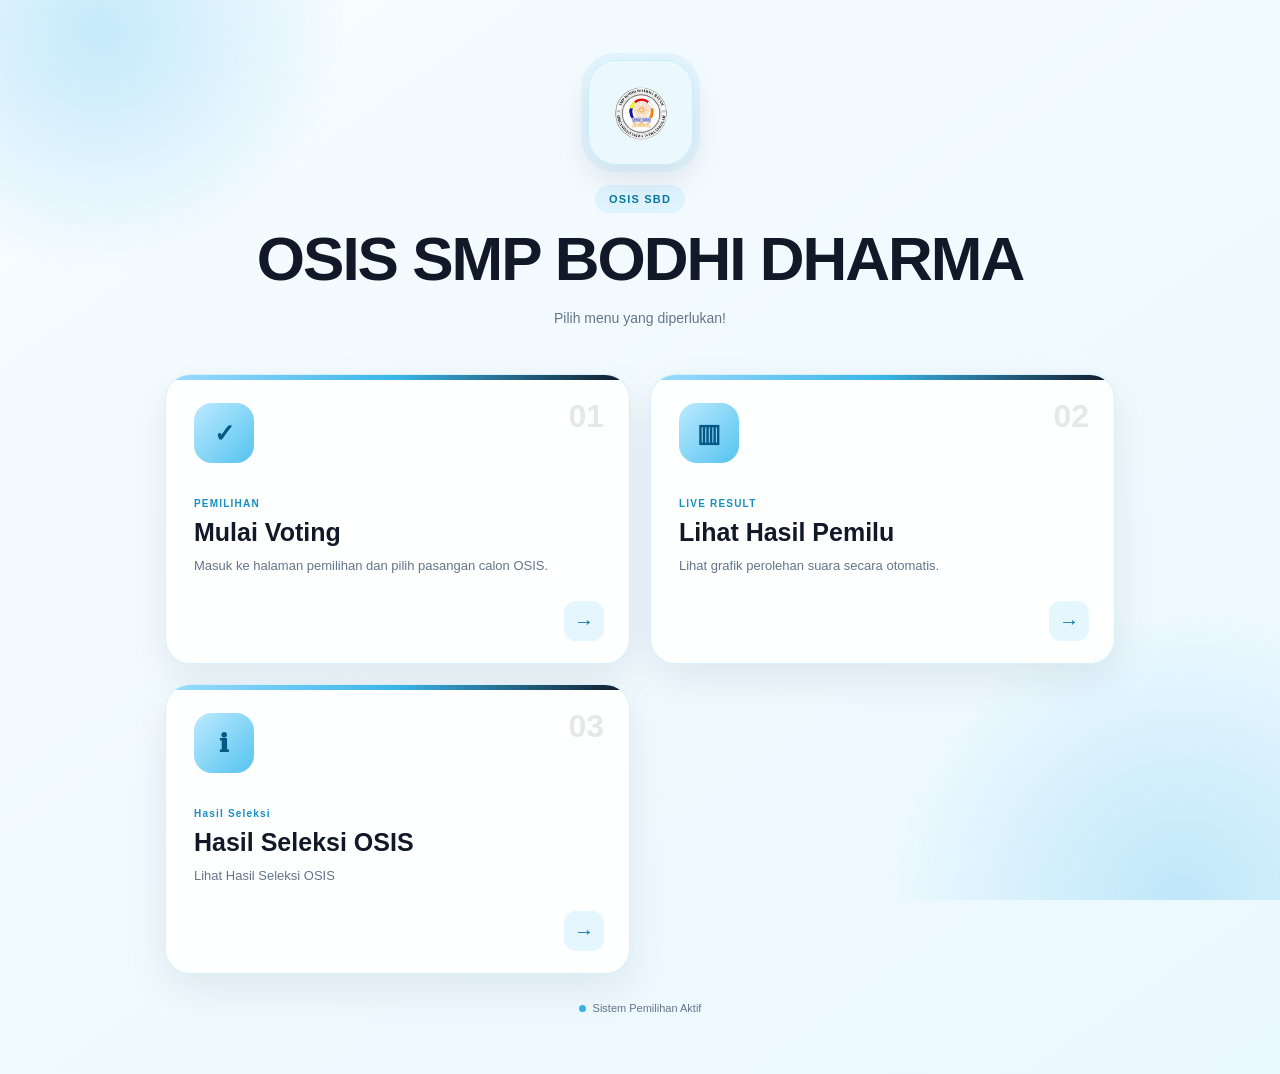
<file: index.html>
<!DOCTYPE html>
<html lang="id">

<head>

    <meta charset="UTF-8">

    <meta
        name="viewport"
        content="width=device-width, initial-scale=1.0"
    >

    <title>Pemilihan OSIS</title>

    <link
        rel="stylesheet"
        href="style.css"
    >

</head>


<body class="menu-page">

    <div class="menu-background">

        <div class="menu-orb menu-orb-1"></div>
        <div class="menu-orb menu-orb-2"></div>

    </div>


    <main class="menu-container">

        <section class="menu-hero">

    <div class="menu-logo-wrapper">

        <img
            src="Logo OSIS SMPBD.png"
            alt="Logo OSIS SMP"
            class="menu-logo"
        >

    </div>

    <span class="menu-badge">
        OSIS SBD
    </span>

            <h1
                <span>OSIS</span>
                SMP BODHI DHARMA
            </h1>

            <p>
                Pilih menu yang diperlukan!
            </p>

        </section>


        <section class="menu-grid">


            <!-- VOTING -->

            <a
                href="Card.html"
                class="menu-card"
            >

                <div class="menu-card-number">
                    01
                </div>

                <div class="menu-icon">
                    ✓
                </div>

                <div class="menu-card-content">

                    <span>
                        PEMILIHAN
                    </span>

                    <h2>
                        Mulai Voting
                    </h2>

                    <p>
                        Masuk ke halaman pemilihan
                        dan pilih pasangan calon OSIS.
                    </p>

                </div>


                <div class="menu-arrow">
                    →
                </div>

            </a>



            <!-- HASIL -->

            <a
                href="grafik.html"
                class="menu-card"
            >

                <div class="menu-card-number">
                    02
                </div>

                <div class="menu-icon">
                    ▥
                </div>

                <div class="menu-card-content">

                    <span>
                        LIVE RESULT
                    </span>

                    <h2>
                        Lihat Hasil Pemilu
                    </h2>

                    <p>
                        Lihat grafik perolehan suara
                        secara otomatis.
                    </p>

                </div>


                <div class="menu-arrow">
                    →
                </div>

            </a>

            <!-- INFORMASI -->

<a
    href="pengumuman.html"
    class="menu-card"
>

    <div class="menu-card-number">
        03
    </div>

    <div class="menu-icon">
        ℹ
    </div>

    <div class="menu-card-content">

        <span>
            Hasil Seleksi
        </span>

        <h2>
            Hasil Seleksi OSIS
        </h2>

        <p>
            Lihat Hasil Seleksi OSIS
        </p>

    </div>

    <div class="menu-arrow">
        →
    </div>

</a>


        </section>


        <div class="menu-status">

            <span class="menu-status-dot"></span>

            Sistem Pemilihan Aktif

        </div>

    </main>

</body>

</html>
</file>
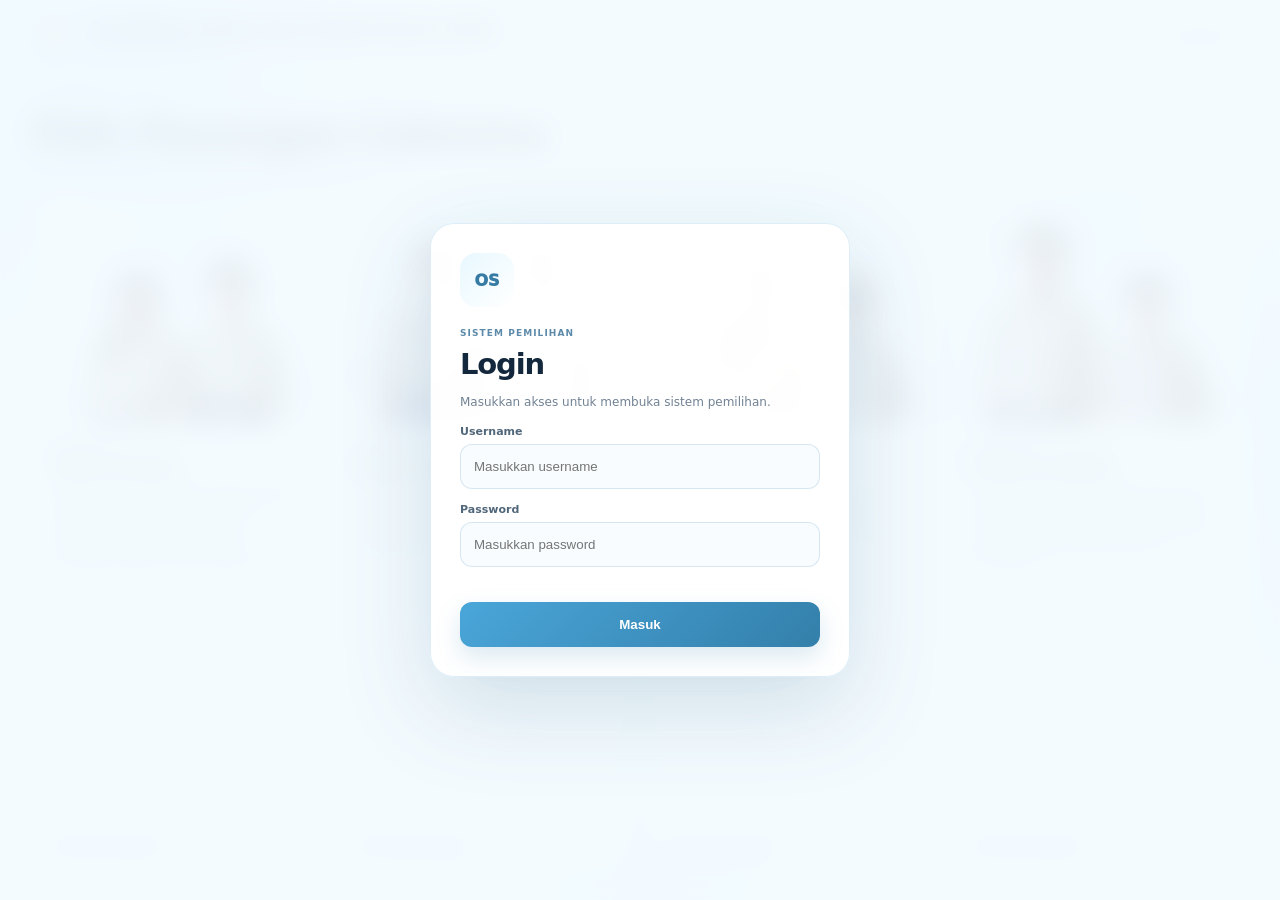
<file: Card.html>
<!DOCTYPE html>
<html lang="id">
<head>
<meta charset="UTF-8">
<meta name="viewport" content="width=device-width,initial-scale=1.0">
<title>Pemilihan Ketua dan Wakil Ketua OSIS</title>
<style>
:root{
  --navy:#14283d;--text:#1c2d3e;--muted:#718294;--blue:#3d91c9;
  --blue2:#73caff;--pale:#eaf7ff;--white:#fff;
}
*{box-sizing:border-box}
html,body{margin:0;width:100%;min-height:100%;font-family:Inter,ui-sans-serif,system-ui,-apple-system,"Segoe UI",sans-serif}
body{
  min-height:100dvh;overflow:hidden;color:var(--text);
  background:
    radial-gradient(circle at 10% 10%,rgba(105,200,255,.18),transparent 27%),
    radial-gradient(circle at 90% 45%,rgba(126,211,255,.15),transparent 30%),
    linear-gradient(180deg,#f8fcff,#f1f9ff 50%,#fff);
}
#particleCanvas{position:fixed;inset:0;width:100%;height:100%;pointer-events:none;z-index:0}
.bg-orb{position:fixed;border-radius:50%;filter:blur(75px);opacity:.28;pointer-events:none;z-index:0;animation:float 12s ease-in-out infinite alternate}
.o1{width:340px;height:340px;left:-120px;top:-80px;background:#77cfff}
.o2{width:430px;height:430px;right:-170px;top:30%;background:#a4ddff;animation-delay:-4s}
.o3{width:280px;height:280px;left:40%;bottom:-150px;background:#6fc8ff;animation-delay:-8s}
@keyframes float{to{transform:translate(45px,-28px) scale(1.1)}}

.header,.container{position:relative;z-index:2;width:min(1450px,95%);margin:auto}
.header{height:72px;display:flex;align-items:center;justify-content:space-between;gap:18px}
.brand{display:flex;align-items:center;gap:12px;min-width:0}
.logo{width:46px;height:46px;object-fit:contain;filter:drop-shadow(0 7px 15px rgba(42,112,151,.12))}
.brand h1{font-size:clamp(14px,1.5vw,20px);margin:0;color:var(--navy);letter-spacing:-.02em}
.brand p{font-size:10px;margin:3px 0 0;color:var(--muted);font-weight:650}
.result-btn{padding:10px 15px;border-radius:12px;border:1px solid rgba(93,171,220,.25);background:rgba(255,255,255,.78);color:#3979a3;text-decoration:none;font-size:11px;font-weight:800;backdrop-filter:blur(14px)}

.container{height:calc(100dvh - 72px);display:flex;flex-direction:column;padding:5px 0 22px}
.hero{flex:0 0 auto;margin:0 0 15px}
.badge{display:inline-flex;padding:7px 11px;border-radius:999px;background:rgba(225,245,255,.82);border:1px solid rgba(109,192,235,.2);color:#4b88ab;font-size:9px;font-weight:900;letter-spacing:.11em}
.hero h2{font-size:clamp(27px,3.2vw,44px);line-height:1.03;margin:10px 0 5px;color:#16293c;letter-spacing:-.045em}
.hero p{margin:0;color:var(--muted);font-size:12px}

.candidate-grid{
  flex:1;min-height:0;display:grid;
  grid-template-columns:repeat(4,minmax(0,1fr));gap:clamp(9px,1.25vw,18px);
  overflow-x:auto;overflow-y:hidden;padding:3px 2px 9px;
}
.candidate-card{
  --mx:50%;--my:0%;
  position:relative;isolation:isolate;min-width:0;height:100%;overflow:hidden;
  display:flex;flex-direction:column;cursor:pointer;border-radius:22px;
  border:1px solid rgba(102,178,220,.22);
  background:
    radial-gradient(circle at var(--mx) var(--my),rgba(112,205,255,.17),transparent 32%),
    linear-gradient(160deg,rgba(255,255,255,.96),rgba(236,248,255,.78));
  box-shadow:0 14px 40px rgba(47,102,139,.09),inset 0 1px rgba(255,255,255,.9);
  backdrop-filter:blur(18px);
  transition:transform .38s cubic-bezier(.2,.8,.2,1),box-shadow .38s,border-color .3s,filter .3s;
}
.candidate-card::before{
  content:"";position:absolute;inset:-45%;z-index:8;pointer-events:none;opacity:0;
  background:conic-gradient(from 0deg,transparent 0 25%,rgba(116,211,255,.42) 35%,transparent 47% 72%,rgba(255,255,255,.7) 82%,transparent 92%);
}
.candidate-card::after{
  content:"";position:absolute;left:10%;top:0;width:80%;height:2px;z-index:12;opacity:.45;
  background:linear-gradient(90deg,transparent,#75d0ff,transparent);
  box-shadow:0 0 18px rgba(85,190,245,.45);
}
.candidate-card:hover{transform:translateY(-7px);border-color:rgba(67,161,218,.45);box-shadow:0 24px 58px rgba(46,110,151,.16),0 0 32px rgba(91,193,248,.10)}
.candidate-card.is-dimmed{filter:saturate(.78) brightness(.97);transform:scale(.985);opacity:.72}
.candidate-card.is-selected{
  z-index:20;transform:translateY(-7px) scale(1.012);
  border-color:rgba(57,169,230,.78);
  box-shadow:0 24px 65px rgba(35,127,180,.20),0 0 0 2px rgba(114,211,255,.14),0 0 38px rgba(91,197,255,.18);
  animation:selectedBreath 1.15s ease-in-out infinite alternate;
}
.candidate-card.is-selected::before{opacity:1;animation:spinGlow 2.2s linear infinite}
@keyframes spinGlow{to{transform:rotate(360deg)}}
@keyframes selectedBreath{
  from{transform:translateY(-7px) scale(1.012)}
  to{transform:translateY(-9px) scale(1.017);box-shadow:0 28px 72px rgba(35,127,180,.24),0 0 0 3px rgba(114,211,255,.17),0 0 50px rgba(91,197,255,.24)}
}
.card-fx{position:absolute;inset:0;z-index:30;pointer-events:none;overflow:hidden;border-radius:inherit}
.spark{
  position:absolute;left:50%;top:50%;width:7px;height:7px;border-radius:50%;
  background:radial-gradient(circle,#fff 0 20%,#7ed8ff 45%,rgba(90,195,255,0) 72%);
  box-shadow:0 0 12px #7ed8ff;animation:spark .72s cubic-bezier(.15,.7,.2,1) forwards;
}
@keyframes spark{from{transform:translate(-50%,-50%) scale(.2);opacity:0}20%{opacity:1}to{transform:translate(calc(-50% + var(--x)),calc(-50% + var(--y))) scale(var(--s));opacity:0}}
.ring{position:absolute;left:50%;top:50%;width:30px;height:30px;border:2px solid rgba(105,205,255,.9);border-radius:50%;transform:translate(-50%,-50%);box-shadow:0 0 22px rgba(83,190,245,.6);animation:ring .72s ease-out forwards}
@keyframes ring{to{width:145%;height:145%;opacity:0}}
.scan{position:absolute;left:-20%;top:-30%;width:140%;height:18%;background:linear-gradient(180deg,transparent,rgba(165,228,255,.36),rgba(255,255,255,.45),transparent);filter:blur(3px);transform:rotate(-7deg);animation:scan .72s ease-out forwards}
@keyframes scan{to{top:115%;opacity:0}}
.card-count{
  position:absolute;inset:0;z-index:31;display:grid;place-items:center;pointer-events:none;
  font-size:clamp(70px,7vw,110px);font-weight:950;color:white;
  text-shadow:0 0 8px #8bdcff,0 0 25px #55bff4,0 8px 28px rgba(27,108,154,.30);
  opacity:0;transform:scale(.65);
}
.card-count.pop{animation:cardCount .72s cubic-bezier(.16,.85,.25,1) forwards}
@keyframes cardCount{0%{opacity:0;transform:scale(.6) translateY(8px)}28%{opacity:1;transform:scale(1.12) translateY(-2px)}58%{opacity:1;transform:scale(1) translateY(0)}100%{opacity:0;transform:scale(1.06) translateY(-5px)}}

.photo-wrap{
  position:relative;overflow:hidden;flex:0 0 auto;
  height:clamp(155px,27dvh,230px);
  background:radial-gradient(circle at 50% 20%,rgba(121,205,250,.16),transparent 60%),linear-gradient(180deg,#f5fbff,#eaf7ff);
  display:flex;align-items:flex-start;justify-content:center;
}
.candidate-photo{
  display:block;width:100%;height:100%;object-fit:contain;object-position:center top;
  transform:translateY(-6px) scale(2.1);
  transform-origin:center center;
  filter:saturate(.96) contrast(.99) brightness(1.02);
  transition:transform .55s cubic-bezier(.2,.8,.2,1),filter .45s ease;
}
.candidate-card:hover .candidate-photo{transform:translateY(-7px) scale(2.5);filter:saturate(1.02) brightness(1.035)}
.candidate-card.is-selected .candidate-photo{transform:translateY(-7px) scale(1.68);filter:saturate(1.03) brightness(1.04)}
.photo-wrap::after{content:"";position:absolute;inset:0;background:linear-gradient(110deg,transparent 25%,rgba(255,255,255,.28) 45%,transparent 62%);transform:translateX(-130%);transition:.7s}
.candidate-card:hover .photo-wrap::after,.candidate-card.is-selected .photo-wrap::after{transform:translateX(130%)}
.candidate-number{position:absolute;z-index:15;left:12px;top:12px;width:40px;height:40px;display:grid;place-items:center;border-radius:12px;background:rgba(255,255,255,.9);border:1px solid white;color:#337ca7;font-size:12px;font-weight:900;box-shadow:0 7px 20px rgba(27,72,101,.13);backdrop-filter:blur(12px)}
.candidate-content{position:relative;z-index:5;flex:1;min-height:0;display:flex;flex-direction:column;padding:clamp(12px,1.35vw,18px);background:linear-gradient(180deg,rgba(255,255,255,.91),rgba(245,251,255,.78))}
.candidate-content h3{margin:0 0 4px;color:#5686a7;font-size:10px;font-weight:900;letter-spacing:.11em;text-transform:uppercase}
.candidate-name{margin:0 0 8px;color:#17293a;font-size:clamp(14px,1.25vw,18px);font-weight:850;letter-spacing:-.025em}
.vision{flex:1;min-height:0;margin:0;color:#6e7e8d;font-size:clamp(9.5px,.78vw,11.5px);line-height:1.48;display:-webkit-box;-webkit-line-clamp:4;-webkit-box-orient:vertical;overflow:hidden}
.select-text{margin-top:9px;padding-top:9px;border-top:1px solid rgba(110,150,180,.13);color:#4d83a5;font-size:10px;font-weight:850}
.select-text::after{content:" →"}

.login-screen,.modal{position:fixed;inset:0;z-index:100;display:flex;align-items:center;justify-content:center;padding:20px;backdrop-filter:blur(14px)}
.login-screen{background:rgba(244,251,255,.93)}
.login-card,.modal-box{width:min(420px,100%);padding:29px;border-radius:24px;background:rgba(255,255,255,.94);border:1px solid rgba(110,182,221,.22);box-shadow:0 32px 90px rgba(38,87,118,.17)}
.login-logo{width:54px;height:54px;display:grid;place-items:center;border-radius:16px;background:linear-gradient(135deg,#e8f8ff,#fff);color:#367ba4;font-weight:950;margin-bottom:14px}
.login-label,.modal-label{font-size:9px;color:#5c8aaa;font-weight:900;letter-spacing:.12em}
.login-card h2,.modal-box h2{margin:7px 0;color:var(--navy);font-size:29px;letter-spacing:-.04em}
.login-card>p,.modal-box p{color:var(--muted);font-size:12px;line-height:1.5}
.field{margin-top:14px}.field label{display:block;margin-bottom:6px;color:#506679;font-size:11px;font-weight:800}
.field input{width:100%;height:45px;padding:0 13px;border:1px solid rgba(108,165,198,.25);border-radius:12px;outline:none;background:#f8fcff;color:#203548}
.field input:focus{border-color:#63b8e7;box-shadow:0 0 0 4px rgba(77,174,230,.09)}
.login-error{min-height:17px;margin:8px 0 0;color:#d65361!important;font-size:11px!important}
.primary,.secondary{height:45px;border-radius:12px;font-weight:850;cursor:pointer}
.primary{border:0;background:linear-gradient(135deg,#4aa6d9,#337faa);color:white;box-shadow:0 10px 24px rgba(50,132,175,.18)}
.secondary{border:1px solid rgba(105,156,184,.22);background:#f7fbfe;color:#5e7486}
.login-button{width:100%;margin-top:10px}.primary:disabled{opacity:.55;cursor:wait}
.modal{background:rgba(17,37,53,.25);opacity:0;visibility:hidden;pointer-events:none;transition:.25s}
.modal.show{opacity:1;visibility:visible;pointer-events:auto}
.modal-box{transform:translateY(14px) scale(.96);transition:.3s}.modal.show .modal-box{transform:none}
.actions{display:grid;grid-template-columns:1fr 1fr;gap:10px;margin-top:20px}
.success-icon{width:54px;height:54px;display:grid;place-items:center;border-radius:17px;background:#eaf9ff;color:#2587b6;font-size:23px;font-weight:950}
#countdownModal{background:rgba(13,31,45,.18);backdrop-filter:blur(5px)}
.countdown-panel{width:min(300px,82vw);padding:21px;text-align:center;border-radius:22px;background:rgba(255,255,255,.80);border:1px solid rgba(122,205,246,.32);box-shadow:0 25px 80px rgba(35,105,147,.16);backdrop-filter:blur(20px)}
.countdown-number{font-size:76px;line-height:1;font-weight:950;color:#3189b7;text-shadow:0 8px 28px rgba(53,140,188,.18)}
.countdown-candidate{font-size:11px;color:#6c7d8d;font-weight:800;margin-top:7px}
.track{height:5px;margin-top:14px;border-radius:99px;overflow:hidden;background:#e4f2f9}.progress{height:100%;width:0;background:linear-gradient(90deg,#7ad4ff,#338dbb)}
.progress.run{animation:progress 2.4s linear forwards}@keyframes progress{to{width:100%}}
.hidden{display:none!important}
@media(max-height:800px){.header{height:62px}.container{height:calc(100dvh - 62px)}.photo-wrap{height:clamp(130px,23dvh,185px)}.hero{margin-bottom:10px}.hero h2{font-size:30px}.candidate-content{padding:11px}.vision{font-size:9.5px}}
@media(max-width:760px){
  body{overflow:hidden}.header,.container{width:calc(100% - 22px)}
  .brand p{display:none}.result-btn{padding:9px 11px}
  .candidate-grid{grid-template-columns:repeat(4,minmax(190px,1fr));scroll-snap-type:x mandatory}
  .candidate-card{scroll-snap-align:start}.photo-wrap{height:180px}
}
@media(prefers-reduced-motion:reduce){*,*::before,*::after{animation-duration:.01ms!important;animation-iteration-count:1!important;transition-duration:.01ms!important}}
</style>
</head>
<body>
<canvas id="particleCanvas"></canvas>
<div class="bg-orb o1"></div><div class="bg-orb o2"></div><div class="bg-orb o3"></div>

<div id="loginScreen" class="login-screen">
  <div class="login-card">
    <div class="login-logo">OS</div>
    <span class="login-label">SISTEM PEMILIHAN</span>
    <h2>Login</h2>
    <p>Masukkan akses untuk membuka sistem pemilihan.</p>
    <div class="field"><label>Username</label><input id="loginUsername" autocomplete="off" placeholder="Masukkan username"></div>
    <div class="field"><label>Password</label><input id="loginPassword" type="password" placeholder="Masukkan password"></div>
    <p id="loginError" class="login-error"></p>
    <button id="loginButton" class="primary login-button" onclick="loginVoting()">Masuk</button>
  </div>
</div>

<header class="header">
  <div class="brand">
    <img class="logo" src="Logo OSIS SMPBD.png" alt="Logo OSIS">
    <div><h1>Pemilihan Ketua dan Wakil Ketua OSIS</h1><p>OSIS SMP Bodhi Dharma</p></div>
  </div>
  <a class="result-btn" href="grafik.html">Lihat Hasil</a>
</header>

<main class="container">
  <section class="hero">
    <span class="badge">PEMILIHAN OSIS 2026</span>
    <h2>Pilih Pasangan Calonmu</h2>
    <p>Klik seluruh bagian kartu untuk memilih pasangan calon.</p>
  </section>

  <section class="candidate-grid">
    <article class="candidate-card" data-paslon="1" onclick="vote(1)" tabindex="0" role="button">
      <div class="card-fx"></div><div class="card-count"></div><div class="candidate-number">01</div>
      <div class="photo-wrap"><img class="candidate-photo" src="foto/paslon1.png" alt="Paslon 1"></div>
      <div class="candidate-content"><h3>Paslon 1</h3><p class="candidate-name">Viola &amp; Gracya</p><p class="vision">"Mewujudkan OSIS yang aktif, terbuka, dan dekat dengan peserta didik dengan menjadikan OSIS sebagai wadah pengembangan potensi, menyampaikan aspirasi dan kritik dan membangun lingkungan sekolah yang komunikatif, positif, dan saling menghargai"</p><div class="select-text">Klik untuk memilih</div></div>
    </article>
    <article class="candidate-card" data-paslon="2" onclick="vote(2)" tabindex="0" role="button">
      <div class="card-fx"></div><div class="card-count"></div><div class="candidate-number">02</div>
      <div class="photo-wrap"><img class="candidate-photo" src="foto/paslon2.png" alt="Paslon 2"></div>
      <div class="candidate-content"><h3>Paslon 2</h3><p class="candidate-name">Joline &amp; Darsilius</p><p class="vision">"Mewujudkan OSIS sebagai wadah bagi seluruh siswa untuk berkembang, berkarya, menyampaikan aspirasi, serta menciptakan lingkungan sekolah yang aktif, nyaman, kompak, dan penuh semangat positif."</p><div class="select-text">Klik untuk memilih</div></div>
    </article>
    <article class="candidate-card" data-paslon="3" onclick="vote(3)" tabindex="0" role="button">
      <div class="card-fx"></div><div class="card-count"></div><div class="candidate-number">03</div>
      <div class="photo-wrap"><img class="candidate-photo" src="foto/paslon3.png" alt="Paslon 3"></div>
      <div class="candidate-content"><h3>Paslon 3</h3><p class="candidate-name">Qeysha &amp; Michael</p><p class="vision">"Mewujudkan OSIS yang terbuka, responsif, dan menjadi wadah bagi seluruh siswa untuk menyampaikan aspirasi, mengembangkan potensi, bakat, serta menciptakan lingkungan sekolah yang positif."</p><div class="select-text">Klik untuk memilih</div></div>
    </article>
    <article class="candidate-card" data-paslon="4" onclick="vote(4)" tabindex="0" role="button">
      <div class="card-fx"></div><div class="card-count"></div><div class="candidate-number">04</div>
      <div class="photo-wrap"><img class="candidate-photo" src="foto/paslon4.png" alt="Paslon 4"></div>
      <div class="candidate-content"><h3>Paslon 4</h3><p class="candidate-name">Roman &amp; Dalton</p><p class="vision">"Membuat lingkungan sekolah menjadi lebih seru, lebih bersih dan lebih aman/nyaman dan juga membuat para OSIS untuk lebih inovatif, kreatif, dan unik, serta mengembangkan potensi siswa agar menjadi aktif, kreatif, dan berani berpendapat"</p><div class="select-text">Klik untuk memilih</div></div>
    </article>
  </section>
</main>

<div id="confirmModal" class="modal">
  <div class="modal-box">
    <span class="modal-label">KONFIRMASI PILIHAN</span>
    <h2 id="confirmTitle">Pilih Paslon?</h2>
    <p>Pastikan pilihanmu sudah benar. Setelah dikirim, suara akan masuk ke Google Sheets.</p>
    <div class="actions"><button class="secondary" onclick="cancelVote()">Batal</button><button class="primary" onclick="confirmVote()">Ya, pilih</button></div>
  </div>
</div>

<div id="countdownModal" class="modal">
  <div class="countdown-panel">
    <div id="countdownNumber" class="countdown-number">3</div>
    <div id="countdownCandidate" class="countdown-candidate">Paslon 1</div>
    <div class="track"><div id="countdownProgress" class="progress"></div></div>
  </div>
</div>

<div id="successModal" class="modal">
  <div class="modal-box">
    <div class="success-icon">✓</div>
    <span class="modal-label">SUARA TERSIMPAN</span>
    <h2>Berhasil!</h2>
    <p id="successText">Suaramu sudah berhasil dikirim.</p>
    <button class="primary login-button" onclick="closeSuccess()">Selesai</button>
  </div>
</div>

<script>
/*
  WAJIB: ganti URL di bawah dengan URL Web App Google Apps Script milikmu
  yang berakhiran /exec. Contoh:
  https://script.google.com/macros/s/AKfycbxxxxxxxxxxxxxxxx/exec
*/
const API_URL = "https://script.google.com/macros/s/AKfycbwbiJgWXh39XU088t1F-8QS2H55nAfq7tdsvLpRnbjfJAg16b92EyC9dn4LCTRzq_8SfQ/exec";

const TOKEN_KEY = "osis_auth_token";
const USER_KEY = "osis_auth_username";
let pendingPaslon = null;
let voteBusy = false;

const $ = id => document.getElementById(id);
const cards = () => [...document.querySelectorAll(".candidate-card")];

function apiReady(){
  return API_URL.startsWith("https://script.google.com/macros/s/") && API_URL.endsWith("/exec");
}
async function apiGet(params){
  if(!apiReady()) throw new Error("API_URL belum diisi. Tempel URL deployment /exec dari Google Apps Script.");
  const url = API_URL + "?" + new URLSearchParams({...params, _: Date.now()}).toString();
  const controller = new AbortController();
  const timer = setTimeout(()=>controller.abort(),10000);
  try{
    const r = await fetch(url,{method:"GET",cache:"no-store",signal:controller.signal,redirect:"follow"});
    if(!r.ok) throw new Error("Server merespons HTTP " + r.status);
    return await r.json();
  }catch(err){
    if(err.name==="AbortError") throw new Error("Koneksi ke server timeout.");
    throw err;
  }finally{clearTimeout(timer)}
}

async function loginVoting(){
  const username = $("loginUsername").value.trim();
  const password = $("loginPassword").value;
  const error = $("loginError");
  const btn = $("loginButton");
  error.textContent="";
  if(!username){error.textContent="Masukkan username.";return}
  if(!password){error.textContent="Masukkan password.";return}
  btn.disabled=true;btn.textContent="Menghubungkan...";
  try{
    const data = await apiGet({action:"login",password});
    if(!data.success) throw new Error(data.message || "Login gagal.");
    sessionStorage.setItem(TOKEN_KEY,data.token);
    sessionStorage.setItem(USER_KEY,username);
    $("loginScreen").classList.add("hidden");
    burstBackground(innerWidth/2,innerHeight/2,26);
  }catch(err){
    console.error(err);
    error.textContent = err.message.includes("Failed to fetch")
      ? "Tidak bisa terhubung ke code.gs. Cek URL /exec dan izin deployment Web App."
      : err.message;
  }finally{btn.disabled=false;btn.textContent="Masuk"}
}

function vote(paslon){
  if(voteBusy) return;
  if(!sessionStorage.getItem(TOKEN_KEY)){ $("loginScreen").classList.remove("hidden"); return; }
  pendingPaslon=paslon;
  $("confirmTitle").textContent=`Pilih Paslon ${paslon}?`;
  $("confirmModal").classList.add("show");
}
function cancelVote(){pendingPaslon=null;$("confirmModal").classList.remove("show")}

async function confirmVote(){
  if(!pendingPaslon || voteBusy) return;
  const paslon=pendingPaslon;
  voteBusy=true;
  $("confirmModal").classList.remove("show");
  const selected=document.querySelector(`.candidate-card[data-paslon="${paslon}"]`);
  cards().forEach(c=>c===selected?c.classList.add("is-selected"):c.classList.add("is-dimmed"));
  $("countdownCandidate").textContent=`Paslon ${paslon}`;
  $("countdownModal").classList.add("show");
  restart($("countdownProgress"),"run");

  for(const n of [3,2,1]){
    $("countdownNumber").textContent=n;
    cardBeat(selected,n);
    await sleep(800);
  }

  $("countdownNumber").textContent="✓";
  cardBeat(selected,"✓",true);
  await sleep(430);
  $("countdownModal").classList.remove("show");

  try{
    const token=sessionStorage.getItem(TOKEN_KEY);
    const data=await apiGet({action:"vote",paslon:String(paslon),token});
    if(!data.success){
      if(data.message==="Unauthorized"){
        sessionStorage.removeItem(TOKEN_KEY);
        throw new Error("Sesi login sudah berakhir. Silakan login lagi.");
      }
      throw new Error(data.message || "Gagal menyimpan suara.");
    }
    $("successText").textContent=`Suara untuk Paslon ${paslon} berhasil disimpan.`;
    $("successModal").classList.add("show");
  }catch(err){
    alert(err.message);
    if(!sessionStorage.getItem(TOKEN_KEY)) $("loginScreen").classList.remove("hidden");
  }finally{
    cards().forEach(c=>c.classList.remove("is-selected","is-dimmed"));
    pendingPaslon=null;voteBusy=false;
  }
}
function closeSuccess(){$("successModal").classList.remove("show")}

function cardBeat(card,label,finish=false){
  if(!card)return;
  const fx=card.querySelector(".card-fx"), number=card.querySelector(".card-count");
  number.textContent=label;restart(number,"pop");
  const ring=document.createElement("i");ring.className="ring";fx.appendChild(ring);setTimeout(()=>ring.remove(),800);
  const scan=document.createElement("i");scan.className="scan";fx.appendChild(scan);setTimeout(()=>scan.remove(),800);
  const amount=finish?42:26;
  for(let i=0;i<amount;i++){
    const p=document.createElement("i");p.className="spark";
    const a=Math.random()*Math.PI*2,d=(finish?150:105)*(0.35+Math.random()*.75);
    p.style.setProperty("--x",`${Math.cos(a)*d}px`);
    p.style.setProperty("--y",`${Math.sin(a)*d}px`);
    p.style.setProperty("--s",`${.5+Math.random()*1.5}`);
    p.style.left=`${20+Math.random()*60}%`;p.style.top=`${18+Math.random()*64}%`;
    fx.appendChild(p);setTimeout(()=>p.remove(),850);
  }
  const r=card.getBoundingClientRect();
  burstBackground(r.left+r.width/2,r.top+r.height/2,finish?32:12);
}
function restart(el,cls){el.classList.remove(cls);void el.offsetWidth;el.classList.add(cls)}
const sleep=ms=>new Promise(r=>setTimeout(r,ms));

document.addEventListener("keydown",e=>{
  if(e.key==="Enter" && !$("loginScreen").classList.contains("hidden")) loginVoting();
  if(e.key==="Escape") cancelVote();
});
cards().forEach(c=>{
  c.addEventListener("keydown",e=>{
    if(e.key==="Enter"||e.key===" "){e.preventDefault();vote(Number(c.dataset.paslon))}
  });
  c.addEventListener("pointermove",e=>{
    const r=c.getBoundingClientRect();
    c.style.setProperty("--mx",`${((e.clientX-r.left)/r.width)*100}%`);
    c.style.setProperty("--my",`${((e.clientY-r.top)/r.height)*100}%`);
  });
});

/* background particle engine */
const canvas=$("particleCanvas"),ctx=canvas.getContext("2d");
let W,H,dpr,particles=[],bursts=[];
function resize(){
  dpr=Math.min(devicePixelRatio||1,2);W=innerWidth;H=innerHeight;
  canvas.width=W*dpr;canvas.height=H*dpr;canvas.style.width=W+"px";canvas.style.height=H+"px";
  ctx.setTransform(dpr,0,0,dpr,0,0);
  const count=Math.min(85,Math.max(45,Math.floor(W*H/18000)));
  particles=Array.from({length:count},()=>({x:Math.random()*W,y:Math.random()*H,vx:(Math.random()-.5)*.28,vy:(Math.random()-.5)*.28,r:.7+Math.random()*1.7,a:.18+Math.random()*.38}));
}
function burstBackground(x,y,n=18){
  for(let i=0;i<n;i++){const a=Math.random()*Math.PI*2,s=.7+Math.random()*2.6;bursts.push({x,y,vx:Math.cos(a)*s,vy:Math.sin(a)*s,life:1,r:1+Math.random()*2.6})}
}
function draw(){
  ctx.clearRect(0,0,W,H);
  for(const p of particles){
    p.x+=p.vx;p.y+=p.vy;if(p.x<0||p.x>W)p.vx*=-1;if(p.y<0||p.y>H)p.vy*=-1;
    ctx.beginPath();ctx.arc(p.x,p.y,p.r,0,Math.PI*2);ctx.fillStyle=`rgba(79,178,231,${p.a})`;ctx.fill();
  }
  for(let i=0;i<particles.length;i++)for(let j=i+1;j<particles.length;j++){
    const a=particles[i],b=particles[j],dx=a.x-b.x,dy=a.y-b.y,d=Math.hypot(dx,dy);
    if(d<115){ctx.beginPath();ctx.moveTo(a.x,a.y);ctx.lineTo(b.x,b.y);ctx.strokeStyle=`rgba(91,184,232,${(1-d/115)*.08})`;ctx.stroke()}
  }
  bursts=bursts.filter(b=>b.life>0);
  for(const b of bursts){
    b.x+=b.vx;b.y+=b.vy;b.vx*=.985;b.vy*=.985;b.life-=.025;
    ctx.beginPath();ctx.arc(b.x,b.y,b.r,0,Math.PI*2);ctx.fillStyle=`rgba(91,196,247,${Math.max(0,b.life)*.7})`;ctx.fill();
  }
  requestAnimationFrame(draw);
}
addEventListener("resize",resize);resize();draw();

/* Kalau token masih ada pada tab yang sama, login screen dilewati. */
if(sessionStorage.getItem(TOKEN_KEY)) $("loginScreen").classList.add("hidden");
</script>
</body>
</html>
</file>
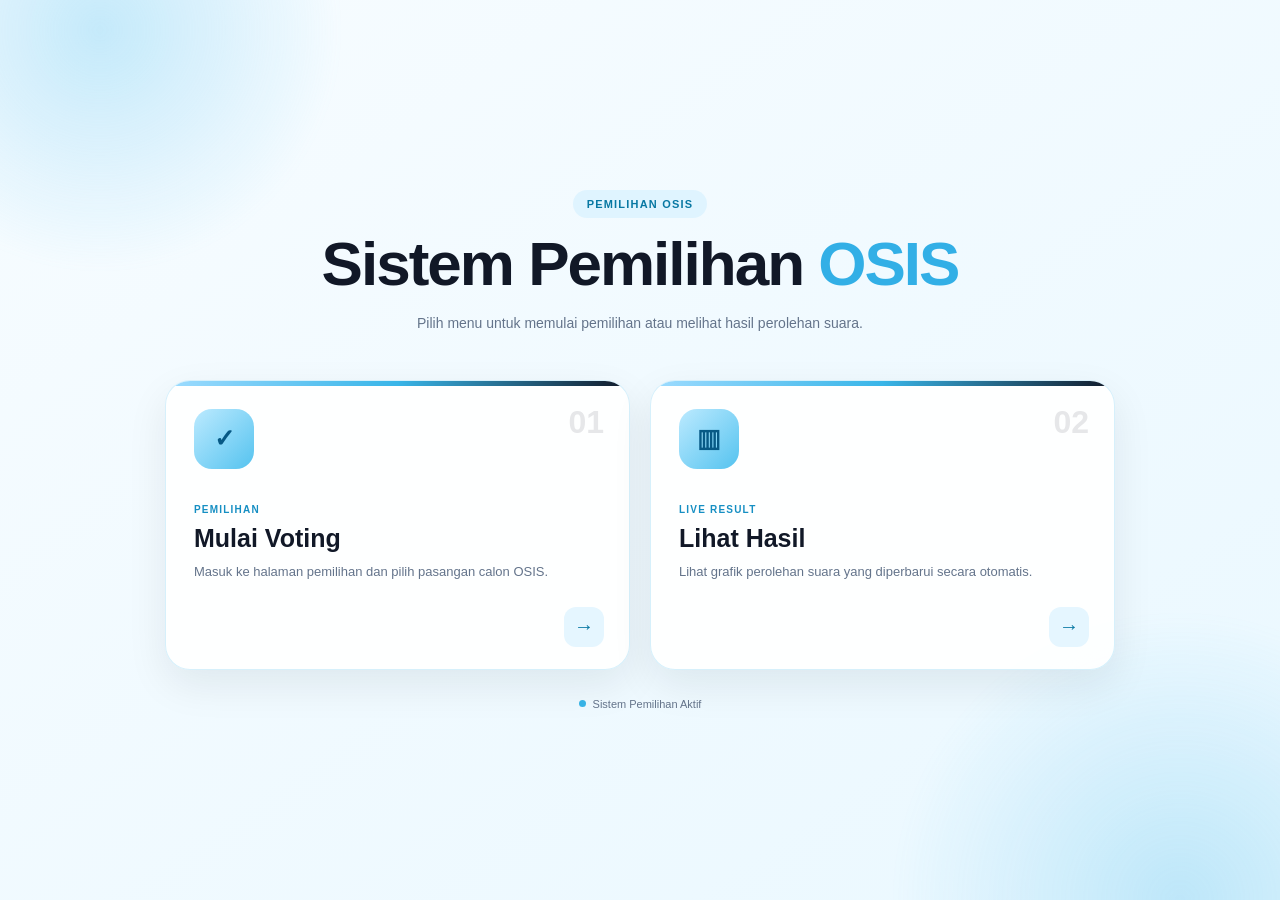
<file: ii.html>
<!DOCTYPE html>
<html lang="id">

<head>

    <meta charset="UTF-8">

    <meta
        name="viewport"
        content="width=device-width, initial-scale=1.0"
    >

    <title>Pemilihan OSIS</title>

    <link
        rel="stylesheet"
        href="style.css"
    >

</head>


<body class="menu-page">

    <div class="menu-background">

        <div class="menu-orb menu-orb-1"></div>
        <div class="menu-orb menu-orb-2"></div>

    </div>


    <main class="menu-container">

        <section class="menu-hero">

            <span class="menu-badge">
                PEMILIHAN OSIS
            </span>

            <h1>
                Sistem Pemilihan
                <span>OSIS</span>
            </h1>

            <p>
                Pilih menu untuk memulai pemilihan
                atau melihat hasil perolehan suara.
            </p>

        </section>


        <section class="menu-grid">


            <!-- VOTING -->

            <a
                href="Card.html"
                class="menu-card"
            >

                <div class="menu-card-number">
                    01
                </div>

                <div class="menu-icon">
                    ✓
                </div>

                <div class="menu-card-content">

                    <span>
                        PEMILIHAN
                    </span>

                    <h2>
                        Mulai Voting
                    </h2>

                    <p>
                        Masuk ke halaman pemilihan
                        dan pilih pasangan calon OSIS.
                    </p>

                </div>


                <div class="menu-arrow">
                    →
                </div>

            </a>



            <!-- HASIL -->

            <a
                href="grafik.html"
                class="menu-card"
            >

                <div class="menu-card-number">
                    02
                </div>

                <div class="menu-icon">
                    ▥
                </div>

                <div class="menu-card-content">

                    <span>
                        LIVE RESULT
                    </span>

                    <h2>
                        Lihat Hasil
                    </h2>

                    <p>
                        Lihat grafik perolehan suara
                        yang diperbarui secara otomatis.
                    </p>

                </div>


                <div class="menu-arrow">
                    →
                </div>

            </a>


        </section>


        <div class="menu-status">

            <span class="menu-status-dot"></span>

            Sistem Pemilihan Aktif

        </div>

    </main>

</body>

</html>
</file>
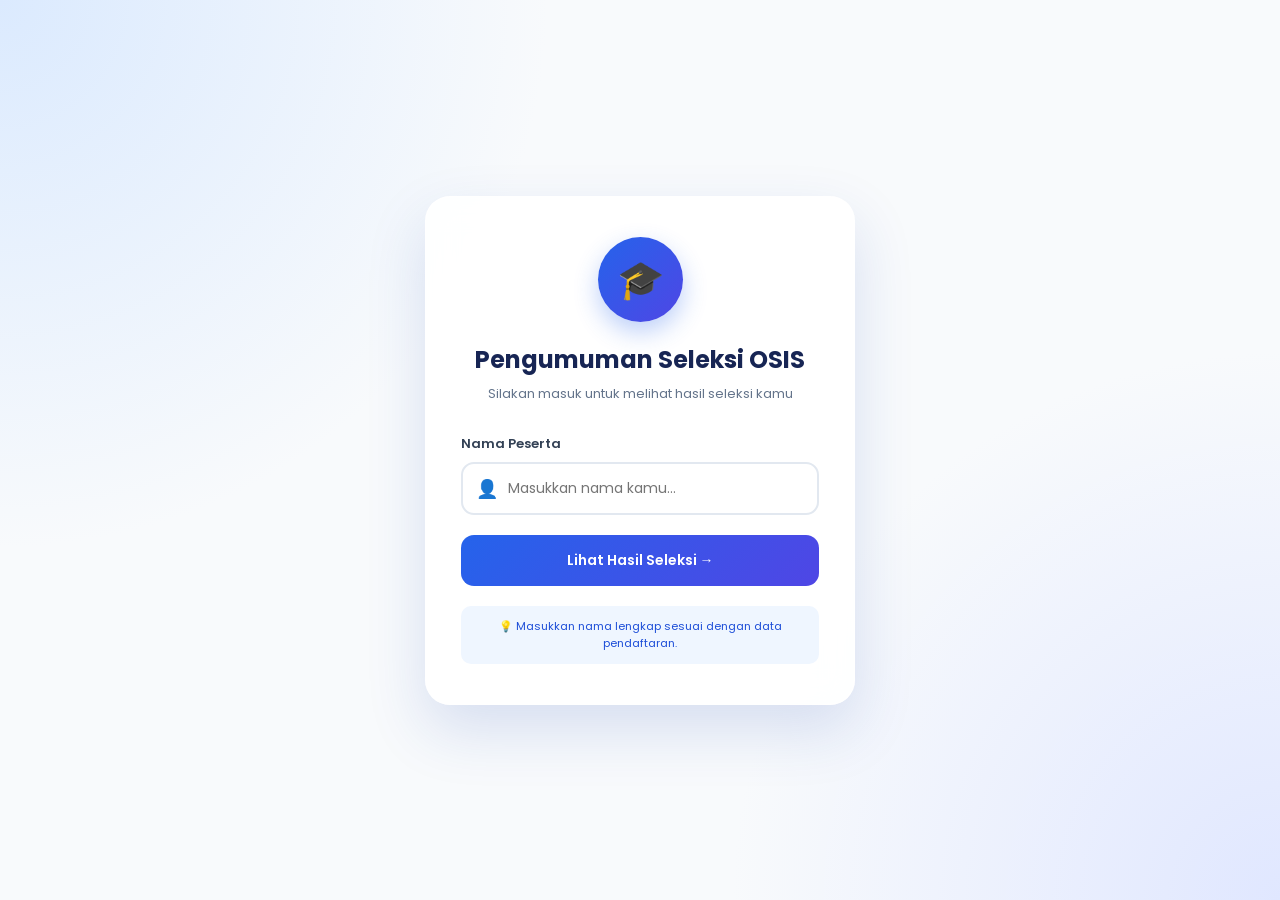
<file: pengumuman.html>
<!DOCTYPE html>
<html lang="id">

<head>

    <meta charset="UTF-8">

    <meta
        name="viewport"
        content="width=device-width, initial-scale=1.0"
    >

    <title>
        Pengumuman Seleksi OSIS
    </title>


    <style>

        @import url('https://fonts.googleapis.com/css2?family=Poppins:wght@300;400;500;600;700;800&display=swap');


        * {
            margin: 0;
            padding: 0;
            box-sizing: border-box;
        }


        body {

            font-family: 'Poppins', sans-serif;

            min-height: 100vh;

            background:
                radial-gradient(
                    circle at top left,
                    #dbeafe,
                    transparent 35%
                ),

                radial-gradient(
                    circle at bottom right,
                    #e0e7ff,
                    transparent 35%
                ),

                #f8fafc;

            color: #1e293b;

            overflow-x: hidden;

        }


        /* =========================
           LOGIN
        ========================== */

        .login-page {

            min-height: 100vh;

            display: flex;

            justify-content: center;

            align-items: center;

            padding: 20px;

        }


        .login-card {

            width: 100%;

            max-width: 430px;

            background:
                rgba(255, 255, 255, 0.9);

            backdrop-filter: blur(15px);

            border:
                1px solid
                rgba(255, 255, 255, 0.8);

            border-radius: 25px;

            padding: 40px 35px;

            box-shadow:
                0 25px 60px
                rgba(30, 64, 175, 0.15);

            text-align: center;

            animation:
                cardIn .7s ease;

        }


        .school-logo {

            width: 85px;

            height: 85px;

            border-radius: 50%;

            margin: auto;

            display: flex;

            align-items: center;

            justify-content: center;

            background:
                linear-gradient(
                    135deg,
                    #2563eb,
                    #4f46e5
                );

            color: white;

            font-size: 38px;

            box-shadow:
                0 10px 25px
                rgba(37, 99, 235, .3);

            margin-bottom: 20px;

        }


        .login-card h1 {

            font-size: 24px;

            color: #172554;

            margin-bottom: 7px;

        }


        .login-card .subtitle {

            color: #64748b;

            font-size: 13px;

            margin-bottom: 30px;

        }


        .input-group {

            text-align: left;

            margin-bottom: 20px;

        }


        .input-group label {

            display: block;

            font-size: 13px;

            font-weight: 600;

            color: #334155;

            margin-bottom: 8px;

        }


        .input-wrapper {

            position: relative;

        }


        .input-wrapper span {

            position: absolute;

            left: 15px;

            top: 50%;

            transform:
                translateY(-50%);

            font-size: 18px;

        }


        .input-wrapper input {

            width: 100%;

            padding:
                14px
                15px
                14px
                45px;

            border:
                2px solid
                #e2e8f0;

            border-radius: 13px;

            outline: none;

            font-family: inherit;

            transition: .3s;

            font-size: 14px;

        }


        .input-wrapper input:focus {

            border-color: #3b82f6;

            box-shadow:
                0 0 0 4px
                rgba(59, 130, 246, .1);

        }


        .login-btn {

            width: 100%;

            padding: 15px;

            border: none;

            border-radius: 13px;

            background:
                linear-gradient(
                    135deg,
                    #2563eb,
                    #4f46e5
                );

            color: white;

            font-family: inherit;

            font-weight: 600;

            cursor: pointer;

            font-size: 14px;

            transition: .3s;

        }


        .login-btn:hover {

            transform:
                translateY(-2px);

            box-shadow:
                0 10px 25px
                rgba(37, 99, 235, .3);

        }


        .login-btn:active {

            transform:
                scale(.98);

        }


        .info {

            margin-top: 20px;

            padding: 12px;

            background: #eff6ff;

            border-radius: 10px;

            color: #1d4ed8;

            font-size: 11px;

        }


        /* =========================
           LOADING
        ========================== */

        .loading-page {

            min-height: 100vh;

            display: none;

            align-items: center;

            justify-content: center;

            text-align: center;

        }


        .loader {

            width: 60px;

            height: 60px;

            border:
                5px solid
                #dbeafe;

            border-top-color:
                #2563eb;

            border-radius: 50%;

            animation:
                spin 1s linear infinite;

            margin:
                0 auto 20px;

        }


        .loading-page h2 {

            font-size: 20px;

            color: #172554;

        }


        .loading-page p {

            color: #64748b;

            font-size: 13px;

            margin-top: 5px;

        }


        /* =========================
           RESULT
        ========================== */

        .result-page {

            min-height: 100vh;

            display: none;

            justify-content: center;

            align-items: center;

            padding: 40px 20px;

        }


        .result-container {

            width: 100%;

            max-width: 650px;

        }


        .result-header {

            text-align: center;

            margin-bottom: 25px;

        }


        .result-header .badge {

            display: inline-block;

            padding:
                7px 15px;

            border-radius: 50px;

            background: #dbeafe;

            color: #1d4ed8;

            font-size: 11px;

            font-weight: 600;

            margin-bottom: 10px;

        }


        .result-header h2 {

            font-size: 25px;

            color: #172554;

        }


        /* =========================
           LETTER
        ========================== */

        .letter {

            background: #fff;

            border-radius: 20px;

            padding: 45px;

            box-shadow:
                0 20px 60px
                rgba(15, 23, 42, .12);

            position: relative;

            overflow: hidden;

            animation:
                letterOpen .8s ease;

        }


        .letter::before {

            content: "";

            position: absolute;

            top: 0;

            left: 0;

            width: 100%;

            height: 6px;

            background:
                linear-gradient(
                    90deg,
                    #2563eb,
                    #7c3aed
                );

        }


        .letter.success::before {

            background:
                linear-gradient(
                    90deg,
                    #16a34a,
                    #22c55e
                );

        }


        .letter.failed::before {

            background:
                linear-gradient(
                    90deg,
                    #ef4444,
                    #f97316
                );

        }


        .letter-top {

            display: flex;

            justify-content:
                space-between;

            align-items: center;

            margin-bottom: 30px;

        }


        .letter-logo {

            font-size: 35px;

        }


        .letter-date {

            font-size: 11px;

            color: #94a3b8;

        }


        .status-icon {

            width: 85px;

            height: 85px;

            border-radius: 50%;

            margin:
                0 auto 20px;

            display: flex;

            align-items: center;

            justify-content: center;

            font-size: 42px;

        }


        .success .status-icon {

            background:
                #dcfce7;

        }


        .failed .status-icon {

            background:
                #fee2e2;

        }


        .letter h1 {

            text-align: center;

            font-size: 27px;

            margin-bottom: 10px;

        }


        .success h1 {

            color: #15803d;

        }


        .failed h1 {

            color: #dc2626;

        }


        .letter-subtitle {

            text-align: center;

            color: #64748b;

            font-size: 13px;

            margin-bottom: 30px;

        }


        /* =========================
           DATA SISWA
        ========================== */

        .student-info {

            background: #f8fafc;

            border-radius: 14px;

            padding: 18px;

            margin-bottom: 25px;

        }


        .student-row {

            display: flex;

            justify-content:
                space-between;

            align-items: center;

            gap: 20px;

            padding: 10px 0;

            font-size: 13px;

        }


        .student-row .label {

            color: #64748b;

        }


        .student-row .value {

            font-weight: 700;

            color: #1e293b;

            text-align: right;

        }


        .letter-text {

            font-size: 13px;

            line-height: 1.8;

            color: #475569;

            text-align: center;

        }


        .highlight {

            font-weight: 700;

            color: #15803d;

        }


        .failed .highlight {

            color: #dc2626;

        }


        .signature {

            margin-top: 30px;

            text-align: right;

            font-size: 12px;

            color: #64748b;

        }


        .signature strong {

            display: block;

            color: #1e293b;

            margin-top: 5px;

        }


        .back-btn {

            display: block;

            margin:
                25px auto 0;

            border: none;

            background: transparent;

            color: #64748b;

            font-family: inherit;

            font-size: 12px;

            cursor: pointer;

            transition: .2s;

        }


        .back-btn:hover {

            color: #2563eb;

        }


        /* =========================
           ERROR
        ========================== */

        .error-message {

            display: none;

            margin-top: 15px;

            padding: 12px;

            border-radius: 10px;

            background: #fef2f2;

            color: #dc2626;

            font-size: 12px;

        }


        /* =========================
           CONFETTI
        ========================== */

        .confetti {

            position: fixed;

            width: 10px;

            height: 15px;

            top: -20px;

            z-index: 9999;

            animation:
                fall linear forwards;

        }


        /* =========================
           ANIMATIONS
        ========================== */

        @keyframes spin {

            to {
                transform:
                    rotate(360deg);
            }

        }


        @keyframes cardIn {

            from {

                opacity: 0;

                transform:
                    translateY(25px);

            }

            to {

                opacity: 1;

                transform:
                    translateY(0);

            }

        }


        @keyframes letterOpen {

            from {

                opacity: 0;

                transform:
                    scale(.92)
                    translateY(20px);

            }

            to {

                opacity: 1;

                transform:
                    scale(1)
                    translateY(0);

            }

        }


        @keyframes fall {

            to {

                transform:
                    translateY(110vh)
                    rotate(720deg);

                opacity: 0;

            }

        }


        /* =========================
           RESPONSIVE
        ========================== */

        @media (max-width: 600px) {

            .login-card {

                padding:
                    30px 22px;

            }


            .letter {

                padding:
                    30px 20px;

            }


            .letter h1 {

                font-size: 23px;

            }


            .student-row {

                font-size: 12px;

            }


            .result-page {

                padding:
                    25px 15px;

            }

        }

    </style>

</head>


<body>


    <!-- =========================
         LOGIN
    ========================== -->

    <section
        class="login-page"
        id="loginPage"
    >

        <div class="login-card">


            <div class="school-logo">
                🎓
            </div>


            <h1>
                Pengumuman Seleksi OSIS
            </h1>


            <p class="subtitle">
                Silakan masuk untuk melihat
                hasil seleksi kamu
            </p>


            <form id="loginForm">


                <div class="input-group">

                    <label for="username">
                        Nama Peserta
                    </label>


                    <div class="input-wrapper">

                        <span>
                            👤
                        </span>


                        <input
                            type="text"
                            id="username"
                            placeholder="Masukkan nama kamu..."
                            autocomplete="off"
                            required
                        >

                    </div>

                </div>


                <button
                    type="submit"
                    class="login-btn"
                    id="loginButton"
                >

                    Lihat Hasil Seleksi →

                </button>


                <div
                    class="error-message"
                    id="loginError"
                ></div>


            </form>


            <div class="info">

                💡 Masukkan nama lengkap
                sesuai dengan data pendaftaran.

            </div>


        </div>

    </section>



    <!-- =========================
         LOADING
    ========================== -->

    <section
        class="loading-page"
        id="loadingPage"
    >

        <div>

            <div class="loader"></div>


            <h2>
                Memeriksa data...
            </h2>


            <p>
                Mohon tunggu sebentar
            </p>

        </div>

    </section>



    <!-- =========================
         RESULT
    ========================== -->

    <section
        class="result-page"
        id="resultPage"
    >

        <div class="result-container">


            <div class="result-header">

                <div class="badge">
                    HASIL SELEKSI OSIS
                </div>


                <h2>
                    Pengumuman Peserta
                </h2>

            </div>



            <div
                class="letter"
                id="letter"
            >


                <div class="letter-top">


                    <div class="letter-logo">
                        🏫
                    </div>


                    <div
                        class="letter-date"
                        id="resultDate"
                    >
                        -
                    </div>


                </div>



                <div
                    class="status-icon"
                    id="statusIcon"
                >
                    🎉
                </div>



                <h1 id="resultTitle">
                    Selamat!
                </h1>



                <p
                    class="letter-subtitle"
                    id="resultSubtitle"
                >
                    -
                </p>



                <div class="student-info">


                    <div class="student-row">

                        <span class="label">
                            Nama
                        </span>


                        <span
                            class="value"
                            id="studentName"
                        >
                            -
                        </span>

                    </div>



                    <div class="student-row">

                        <span class="label">
                            Status Seleksi
                        </span>


                        <span
                            class="value"
                            id="studentStatus"
                        >
                            -
                        </span>

                    </div>


                </div>



                <p
                    class="letter-text"
                    id="letterText"
                >
                    -
                </p>



                <div class="signature">

                    Hormat kami,


                    <strong>
                        Panitia Seleksi OSIS
                    </strong>


                    <span>
                        Tahun Pelajaran 2026/2027
                    </span>

                </div>


            </div>



            <button
                class="back-btn"
                onclick="backToLogin()"
            >

                ← Kembali ke halaman login

            </button>


        </div>

    </section>



    <script>

        const SCRIPT_URL =
            "https://script.google.com/macros/s/AKfycbwP8OAaVlrfXMhr9F3DgPARlHxOOa-v10pxlfIrsKFXHSjtq9RkO0MnEF-56oFBA9TL/exec";

        const loginPage =
            document.getElementById(
                "loginPage"
            );


        const loadingPage =
            document.getElementById(
                "loadingPage"
            );


        const resultPage =
            document.getElementById(
                "resultPage"
            );


        const loginForm =
            document.getElementById(
                "loginForm"
            );


        const usernameInput =
            document.getElementById(
                "username"
            );


        const loginButton =
            document.getElementById(
                "loginButton"
            );


        const loginError =
            document.getElementById(
                "loginError"
            );


        const letter =
            document.getElementById(
                "letter"
            );


        const resultTitle =
            document.getElementById(
                "resultTitle"
            );


        const resultSubtitle =
            document.getElementById(
                "resultSubtitle"
            );


        const statusIcon =
            document.getElementById(
                "statusIcon"
            );


        const studentName =
            document.getElementById(
                "studentName"
            );


        const studentStatus =
            document.getElementById(
                "studentStatus"
            );


        const letterText =
            document.getElementById(
                "letterText"
            );



        /* =====================================
           LOGIN
        ====================================== */

        loginForm.addEventListener(
            "submit",
            async function(event) {

                event.preventDefault();


                const nama =
                    usernameInput.value
                    .trim()
                    .toLowerCase();


                if (!nama) {
                    return;
                }


                /* =========================
                   CEK URL
                ========================== */

                if (
                    SCRIPT_URL ===
                    "PASTE_URL_GOOGLE_APPS_SCRIPT_DI_SINI"
                ) {

                    alert(
                        "URL Google Apps Script belum dipasang."
                    );

                    return;

                }


                /* =========================
                   TAMPILKAN LOADING
                ========================== */

                loginPage.style.display =
                    "none";

                loadingPage.style.display =
                    "flex";


                loginButton.disabled =
                    true;


                try {


                    /* =========================
                       REQUEST KE APPS SCRIPT
                    ========================== */

                    const response =
                        await fetch(
                            SCRIPT_URL +
                            "?nama=" +
                            encodeURIComponent(
                                nama
                            )
                        );


                    if (
                        !response.ok
                    ) {

                        throw new Error(
                            "Server error"
                        );

                    }


                    const data =
                        await response.json();


                    /* =========================
                       SELESAI LOADING
                    ========================== */

                    loadingPage.style.display =
                        "none";

                    resultPage.style.display =
                        "flex";


                    /* =========================
                       DATA DITEMUKAN
                    ========================== */

                    if (
                        data.success
                    ) {

                        showResult(data);

                    }


                    /* =========================
                       DATA TIDAK DITEMUKAN
                    ========================== */

                    else {

                        showNotFound();

                    }


                }

                catch (error) {

                    console.error(
                        error
                    );


                    loadingPage.style.display =
                        "none";


                    loginPage.style.display =
                        "flex";


                    loginButton.disabled =
                        false;


                    loginError.style.display =
                        "block";


                    loginError.textContent =
                        "Terjadi kesalahan saat menghubungkan ke server. Pastikan URL Google Apps Script sudah benar dan deployment sudah disetel sebagai Web App.";

                }

            }
        );



        /* =====================================
           TAMPILKAN HASIL
        ====================================== */

        function showResult(data) {


            studentName.textContent =
                data.nama;


            /* =========================
               NORMALISASI STATUS
            ========================== */

            const status =
                String(data.status)
                .trim()
                .toLowerCase();



            /* =========================
               LOLOS
            ========================== */

            if (
                status === "lolos"
            ) {


                letter.className =
                    "letter success";


                statusIcon.textContent =
                    "🎉";


                resultTitle.textContent =
                    "SELAMAT!";


                resultSubtitle.textContent =
                    "Kamu dinyatakan LOLOS seleksi OSIS!";


                studentStatus.textContent =
                    "LOLOS ✓";


                studentStatus.style.color =
                    "#15803d";


                letterText.innerHTML = `

                    Dengan penuh kebanggaan,
                    kami mengucapkan

                    <span class="highlight">
                        selamat kepada
                        ${escapeHTML(data.nama)}
                    </span>.

                    <br><br>

                    Berdasarkan hasil seleksi
                    calon anggota OSIS,
                    kamu dinyatakan

                    <span class="highlight">
                        LOLOS
                    </span>

                    dan berhak mengikuti tahap
                    selanjutnya dalam kepengurusan OSIS.

                    <br><br>

                    Terima kasih atas semangat,
                    usaha, dan partisipasimu selama
                    proses seleksi.

                    Mari bersama-sama membuat
                    perubahan positif di sekolah! 💙

                `;


                createConfetti();

            }



            /* =========================
               TIDAK LOLOS
            ========================== */

            else {


                letter.className =
                    "letter failed";


                statusIcon.textContent =
                    "💪";


                resultTitle.textContent =
                    "Belum Berhasil";


                resultSubtitle.textContent =
                    "Terima kasih telah mengikuti proses seleksi.";


                studentStatus.textContent =
                    "TIDAK LOLOS";


                studentStatus.style.color =
                    "#dc2626";


                letterText.innerHTML = `

                    Hai

                    <strong>
                        ${escapeHTML(data.nama)}
                    </strong>,

                    terima kasih sudah mengikuti
                    seluruh rangkaian seleksi OSIS.

                    <br><br>

                    Setelah melalui proses seleksi,
                    pada kesempatan kali ini kamu

                    <span class="highlight">
                        belum dinyatakan lolos
                    </span>

                    sebagai anggota OSIS.

                    <br><br>

                    Jangan berkecil hati. 💙

                    Kegagalan kali ini bukan berarti
                    akhir dari perjalananmu.

                    Tetap semangat, terus berkembang,
                    dan jangan berhenti mencoba!

                `;

            }

        }



        /* =====================================
           DATA TIDAK DITEMUKAN
        ====================================== */

        function showNotFound() {


            letter.className =
                "letter failed";


            statusIcon.textContent =
                "🔍";


            resultTitle.textContent =
                "Data Tidak Ditemukan";


            resultSubtitle.textContent =
                "Nama yang kamu masukkan tidak terdaftar.";


            studentName.textContent =
                "-";


            studentStatus.textContent =
                "DATA TIDAK DITEMUKAN";


            studentStatus.style.color =
                "#dc2626";


            letterText.innerHTML = `

                Maaf, nama yang kamu masukkan
                tidak ditemukan dalam data peserta.

                <br><br>

                Pastikan nama yang kamu masukkan
                sudah sesuai dengan data pendaftaran.

                <br><br>

                Jika masih mengalami masalah,
                silakan hubungi panitia OSIS.

            `;

        }



        /* =====================================
           CONFETTI
        ====================================== */

        function createConfetti() {


            const colors = [

                "#2563eb",
                "#7c3aed",
                "#16a34a",
                "#f59e0b",
                "#ef4444",
                "#ec4899",
                "#06b6d4"

            ];


            for (
                let i = 0;
                i < 100;
                i++
            ) {


                const confetti =
                    document.createElement(
                        "div"
                    );


                confetti.classList.add(
                    "confetti"
                );


                confetti.style.left =
                    Math.random() *
                    100 +
                    "vw";


                confetti.style.backgroundColor =
                    colors[
                        Math.floor(
                            Math.random() *
                            colors.length
                        )
                    ];


                confetti.style.width =
                    Math.random() *
                    8 +
                    6 +
                    "px";


                confetti.style.height =
                    Math.random() *
                    12 +
                    8 +
                    "px";


                confetti.style.animationDuration =
                    Math.random() *
                    3 +
                    2 +
                    "s";


                confetti.style.animationDelay =
                    Math.random() *
                    1.5 +
                    "s";


                document.body.appendChild(
                    confetti
                );


                setTimeout(
                    () => {

                        confetti.remove();

                    },
                    6000
                );

            }

        }



        /* =====================================
           KEMBALI
        ====================================== */

        function backToLogin() {


            resultPage.style.display =
                "none";


            loginPage.style.display =
                "flex";


            usernameInput.value =
                "";


            loginButton.disabled =
                false;


            loginError.style.display =
                "none";


            letter.className =
                "letter";


            window.scrollTo(
                0,
                0
            );

        }



        /* =====================================
           ESCAPE HTML

           Supaya nama dari spreadsheet
           aman ditampilkan di HTML.
        ====================================== */

        function escapeHTML(text) {

            const div =
                document.createElement(
                    "div"
                );

            div.textContent =
                text;

            return div.innerHTML;

        }



        /* =====================================
           TANGGAL OTOMATIS
        ====================================== */

        const today =
            new Date();


        const formattedDate =
            today.toLocaleDateString(
                "id-ID",
                {
                    day: "numeric",
                    month: "long",
                    year: "numeric"
                }
            );


        document.getElementById(
            "resultDate"
        ).textContent =
            formattedDate;


    </script>

</body>
</html>
</file>
<file: style.css>
:root {
    --sky-50: #f6fcff;
    --sky-100: #eaf8ff;
    --sky-200: #d0efff;
    --sky-300: #9eddfb;
    --sky-400: #66c8f2;
    --sky-500: #38b5e8;
    --sky-600: #178fc2;
    --sky-700: #0b6d96;
    --ink: #0f172a;
    --ink-soft: #263244;
    --muted: #64748b;
    --white: #ffffff;
    --sky-border: rgba(56, 181, 232, 0.24);
    --shadow: 0 12px 34px rgba(15, 23, 42, 0.08);
    --shadow-hover: 0 22px 50px rgba(15, 23, 42, 0.15);
}

* {
    box-sizing: border-box;
    margin: 0;
    padding: 0;
}

html {
    scroll-behavior: smooth;
}

body {
    min-height: 100vh;
    font-family: Arial, Helvetica, sans-serif;
    color: var(--ink);
    background:
        radial-gradient(circle at 10% 8%, rgba(102, 200, 242, 0.20), transparent 30%),
        radial-gradient(circle at 90% 12%, rgba(15, 23, 42, 0.055), transparent 25%),
        linear-gradient(180deg, #fbfeff 0%, #edf8fe 100%);
}

.header {
    width: min(94%, 1240px);
    margin: 20px auto 0;
    padding: 18px 22px;
    display: flex;
    justify-content: space-between;
    align-items: center;
    gap: 18px;
    background: rgba(255, 255, 255, 0.95);
    border: 1px solid var(--sky-border);
    border-radius: 20px;
    box-shadow: var(--shadow);
}

.header h1 {
    font-size: 22px;
    line-height: 1.2;
    color: var(--ink);
}

.header p {
    margin-top: 5px;
    color: var(--muted);
    font-size: 13px;
}

.result-btn {
    text-decoration: none;
    color: #075985;
    background: linear-gradient(135deg, var(--sky-100), var(--sky-300));
    padding: 11px 18px;
    border: 1px solid rgba(56, 181, 232, 0.20);
    border-radius: 12px;
    font-size: 14px;
    font-weight: 700;
    transition: 0.2s ease;
    box-shadow: 0 8px 20px rgba(56, 181, 232, 0.16);
}

.result-btn:hover {
    color: white;
    background: linear-gradient(135deg, var(--sky-400), var(--sky-600));
    transform: translateY(-2px);
    box-shadow: 0 12px 24px rgba(56, 181, 232, 0.27);
}

.result-btn:active {
    transform: scale(0.97);
}

.container {
    width: min(92%, 1220px);
    margin: auto;
    padding: 52px 0 72px;
}

.hero {
    max-width: 760px;
    margin: 0 auto 42px;
    text-align: center;
}

.badge {
    display: inline-block;
    margin-bottom: 15px;
    padding: 8px 14px;
    border-radius: 999px;
    background: linear-gradient(135deg, var(--sky-100), var(--sky-200));
    border: 1px solid rgba(56, 181, 232, 0.15);
    color: var(--sky-700);
    font-size: 12px;
    font-weight: 800;
    letter-spacing: 0.55px;
}

.hero h2 {
    margin-bottom: 12px;
    color: #0c1728;
    font-size: clamp(30px, 4vw, 44px);
    line-height: 1.08;
    letter-spacing: -1px;
}

.hero p {
    max-width: 620px;
    margin: auto;
    color: var(--muted);
    font-size: 15px;
    line-height: 1.6;
}

.candidate-grid {
    display: grid;
    grid-template-columns: repeat(4, minmax(0, 1fr));
    gap: 22px;
}

.candidate-card {
    position: relative;
    overflow: hidden;
    padding: 16px;
    text-align: center;
    background: linear-gradient(180deg, #ffffff 0%, #f2fbff 100%);
    border: 1px solid var(--sky-border);
    border-radius: 24px;
    box-shadow: var(--shadow);
    cursor: pointer;
    user-select: none;
    outline: none;
    transition:
        transform 0.22s ease,
        box-shadow 0.22s ease,
        border-color 0.22s ease,
        background 0.22s ease;
}

.candidate-card::before {
    content: "";
    position: absolute;
    top: 0;
    left: 0;
    right: 0;
    height: 5px;
    background: linear-gradient(90deg, var(--sky-300), var(--sky-500), #111827);
}

.candidate-card:hover,
.candidate-card:focus-visible {
    transform: translateY(-8px);
    background: linear-gradient(180deg, #ffffff 0%, #eaf8ff 100%);
    border-color: rgba(56, 181, 232, 0.60);
    box-shadow: var(--shadow-hover);
}

.candidate-card:focus-visible {
    box-shadow:
        0 0 0 4px rgba(56, 181, 232, 0.18),
        var(--shadow-hover);
}

.candidate-card:active {
    transform: translateY(-2px) scale(0.975);
    box-shadow: 0 8px 20px rgba(15, 23, 42, 0.12);
}

.candidate-number {
    position: absolute;
    top: 28px;
    left: 28px;
    z-index: 2;
    min-width: 44px;
    height: 44px;
    padding: 0 10px;
    display: flex;
    align-items: center;
    justify-content: center;
    border-radius: 13px;
    background: rgba(15, 23, 42, 0.92);
    color: white;
    font-size: 13px;
    font-weight: 800;
    letter-spacing: 0.4px;
    box-shadow: 0 8px 20px rgba(15, 23, 42, 0.23);
}

.candidate-photo {
    width: 100%;
    aspect-ratio: 1 / 1;
    display: block;
    object-fit: cover;
    margin-bottom: 18px;
    border: 1px solid rgba(15, 23, 42, 0.07);
    border-radius: 18px;
    background: white;
    box-shadow: 0 10px 24px rgba(15, 23, 42, 0.08);
    transition: transform 0.28s ease, filter 0.28s ease;
}

.candidate-card:hover .candidate-photo,
.candidate-card:focus-visible .candidate-photo {
    transform: scale(1.018);
    filter: saturate(1.04) contrast(1.02);
}

.candidate-content {
    display: flex;
    flex-direction: column;
    height: calc(100% - 18px);
}

.candidate-card h3 {
    color: var(--ink);
    font-size: 22px;
    letter-spacing: -0.3px;
}

.candidate-name {
    margin-top: 6px;
    color: var(--sky-700);
    font-size: 14px;
    font-weight: 700;
}

.vision {
    min-height: 58px;
    margin: 14px 0 16px;
    padding: 12px;
    display: flex;
    align-items: center;
    justify-content: center;
    color: var(--ink-soft);
    background: rgba(208, 239, 255, 0.62);
    border: 1px solid rgba(56, 181, 232, 0.11);
    border-radius: 14px;
    font-size: 13px;
    line-height: 1.45;
    transition: 0.2s ease;
}

.select-text {
    width: 100%;
    margin-top: auto;
    padding: 13px 14px;
    border: 1px solid rgba(56, 181, 232, 0.25);
    border-radius: 14px;
    background: linear-gradient(135deg, var(--sky-100), var(--sky-200));
    color: #075985;
    font-size: 14px;
    font-weight: 800;
    transition:
        background 0.2s ease,
        color 0.2s ease,
        transform 0.2s ease,
        box-shadow 0.2s ease;
}

.candidate-card:hover .select-text,
.candidate-card:focus-visible .select-text {
    color: white;
    background: linear-gradient(135deg, var(--sky-400), var(--sky-600));
    transform: translateY(-2px);
    box-shadow: 0 10px 22px rgba(56, 181, 232, 0.28);
}

.candidate-card:hover .vision,
.candidate-card:focus-visible .vision {
    background: rgba(208, 239, 255, 0.86);
}

.modal {
    position: fixed;
    inset: 0;
    z-index: 999;
    display: none;
    align-items: center;
    justify-content: center;
    padding: 20px;
    background: rgba(3, 15, 29, 0.54);
    backdrop-filter: blur(7px);
}

.modal.show {
    display: flex;
}

.modal-box {
    width: 100%;
    max-width: 410px;
    padding: 32px;
    text-align: center;
    background: linear-gradient(180deg, #ffffff, #f2faff);
    border: 1px solid var(--sky-border);
    border-radius: 22px;
    box-shadow: 0 26px 70px rgba(15, 23, 42, 0.24);
}

.success-icon {
    width: 62px;
    height: 62px;
    margin: 0 auto 18px;
    display: flex;
    align-items: center;
    justify-content: center;
    border-radius: 18px;
    background: linear-gradient(135deg, var(--sky-200), var(--sky-400));
    color: #0c4a6e;
    font-size: 30px;
    font-weight: 900;
    box-shadow: 0 10px 24px rgba(56, 181, 232, 0.24);
}

.modal-box h2 {
    color: var(--ink);
}

.modal-box p {
    margin: 10px 0 24px;
    color: var(--muted);
    line-height: 1.55;
}

.modal-box button {
    width: 100%;
    padding: 13px 16px;
    border: none;
    border-radius: 12px;
    background: linear-gradient(135deg, var(--sky-400), var(--sky-600));
    color: white;
    font-size: 14px;
    font-weight: 800;
    cursor: pointer;
    transition: transform 0.2s ease, box-shadow 0.2s ease;
}

.modal-box button:hover {
    transform: translateY(-2px);
    box-shadow: 0 10px 22px rgba(56, 181, 232, 0.30);
}

.modal-box button:active {
    transform: scale(0.97);
}

/* HALAMAN GRAFIK */
.result-card {
    position: relative;
    overflow: hidden;
    padding: 28px;
    background: linear-gradient(180deg, #ffffff, #f3fbff);
    border: 1px solid var(--sky-border);
    border-radius: 22px;
    box-shadow: var(--shadow);
}

.result-card::before {
    content: "";
    position: absolute;
    inset: 0 0 auto 0;
    height: 5px;
    background: linear-gradient(90deg, var(--sky-300), var(--sky-500), #111827);
}

.vote-summary {
    display: grid;
    grid-template-columns: repeat(4, 1fr);
    gap: 18px;
    margin-top: 22px;
}

.summary-card {
    position: relative;
    overflow: hidden;
    padding: 21px;
    text-align: center;
    background: linear-gradient(180deg, #ffffff, #f1faff);
    border: 1px solid var(--sky-border);
    border-radius: 18px;
    box-shadow: 0 9px 25px rgba(15, 23, 42, 0.06);
    transition: transform 0.22s ease, box-shadow 0.22s ease;
}

.summary-card::after {
    content: "";
    position: absolute;
    left: 0;
    right: 0;
    bottom: 0;
    height: 4px;
    background: linear-gradient(90deg, var(--sky-300), var(--sky-500));
}

.summary-card:hover {
    transform: translateY(-4px);
    box-shadow: 0 14px 30px rgba(15, 23, 42, 0.10);
}

.summary-card span {
    display: block;
    color: var(--sky-700);
    font-size: 13px;
    font-weight: 700;
}

.summary-card strong {
    display: block;
    margin: 7px 0 4px;
    color: var(--ink);
    font-size: 38px;
    line-height: 1;
}

.summary-card small {
    color: var(--muted);
    font-size: 12px;
}

@media (max-width: 980px) {
    .candidate-grid {
        grid-template-columns: repeat(2, minmax(0, 1fr));
    }

    .vote-summary {
        grid-template-columns: repeat(2, 1fr);
    }
}

@media (max-width: 600px) {
    .header {
        width: 92%;
        margin-top: 14px;
        padding: 15px 16px;
        border-radius: 16px;
    }

    .header h1 {
        font-size: 16px;
    }

    .header p {
        font-size: 12px;
    }

    .result-btn {
        padding: 9px 12px;
        font-size: 12px;
    }

    .container {
        width: 92%;
        padding: 38px 0 55px;
    }

    .hero {
        margin-bottom: 30px;
    }

    .hero h2 {
        font-size: 30px;
    }

    .candidate-grid {
        grid-template-columns: 1fr;
        gap: 18px;
    }

    .candidate-card {
        padding: 14px;
        border-radius: 20px;
    }

    .candidate-number {
        top: 25px;
        left: 25px;
    }

    .candidate-photo {
        border-radius: 16px;
    }

    .vote-summary {
        grid-template-columns: repeat(2, 1fr);
        gap: 12px;
    }

    .result-card {
        padding: 18px 14px;
    }
}

.result-page {
    position: relative;

    overflow-x: hidden;

    min-height: 100vh;
}

.background-animation {
    position: fixed;

    inset: 0;

    z-index: -10;

    overflow: hidden;

    pointer-events: none;
}


.bg-orb {
    position: absolute;

    border-radius: 50%;

    filter: blur(10px);

    opacity: 0.35;
}


.orb-1 {
    width: 420px;
    height: 420px;

    top: -160px;
    left: -120px;

    background:
        radial-gradient(
            circle,
            #77d5ff,
            #c8efff 60%,
            transparent 72%
        );

    animation:
        floatOrb1
        13s ease-in-out
        infinite alternate;
}


.orb-2 {
    width: 500px;
    height: 500px;

    right: -200px;
    top: 20%;

    background:
        radial-gradient(
            circle,
            #9bdfff,
            #e3f7ff 60%,
            transparent 72%
        );

    animation:
        floatOrb2
        17s ease-in-out
        infinite alternate;
}


.orb-3 {
    width: 360px;
    height: 360px;

    left: 35%;
    bottom: -180px;

    background:
        radial-gradient(
            circle,
            #5cc8f5,
            #d9f4ff 60%,
            transparent 72%
        );

    animation:
        floatOrb3
        15s ease-in-out
        infinite alternate;
}


@keyframes floatOrb1 {

    from {
        transform:
            translate(0, 0)
            scale(1);
    }

    to {
        transform:
            translate(100px, 80px)
            scale(1.15);
    }

}


@keyframes floatOrb2 {

    from {
        transform:
            translate(0, 0)
            scale(1);
    }

    to {
        transform:
            translate(-120px, 100px)
            scale(1.12);
    }

}


@keyframes floatOrb3 {

    from {
        transform:
            translate(0, 0);
    }

    to {
        transform:
            translate(100px, -100px);
    }

}

.bg-grid {
    position: absolute;

    inset: 0;

    opacity: 0.025;

    background-image:

        linear-gradient(
            #0f172a 1px,
            transparent 1px
        ),

        linear-gradient(
            90deg,
            #0f172a 1px,
            transparent 1px
        );

    background-size:
        45px 45px;

    animation:
        gridMove
        20s linear
        infinite;
}


@keyframes gridMove {

    from {
        background-position:
            0 0;
    }

    to {
        background-position:
            45px 45px;
    }

}

.result-enter {
    opacity: 0;

    animation:
        resultEnter
        0.8s
        cubic-bezier(
            0.16,
            1,
            0.3,
            1
        )
        forwards;
}


.enter-1 {
    animation-delay: 0.05s;
}


.enter-2 {
    animation-delay: 0.18s;
}


.enter-3 {
    animation-delay: 0.32s;
}


.enter-4 {
    animation-delay: 0.48s;
}


@keyframes resultEnter {

    from {

        opacity: 0;

        transform:
            translateY(30px)
            scale(0.97);

        filter: blur(5px);

    }

    to {

        opacity: 1;

        transform:
            translateY(0)
            scale(1);

        filter: blur(0);

    }

}

.header-actions {

    display: flex;

    align-items: center;

    gap: 12px;

}


.live-indicator {

    display: flex;

    align-items: center;

    gap: 7px;

    padding:
        9px 13px;

    border-radius: 999px;

    background:
        rgba(
            229,
            246,
            255,
            0.8
        );

    color: #0878a3;

    font-size: 11px;

    font-weight: 900;

    letter-spacing: 0.8px;

}


.live-dot {

    width: 8px;
    height: 8px;

    border-radius: 50%;

    background:
        #38b5e8;

    box-shadow:
        0 0 0
        rgba(
            56,
            181,
            232,
            0.4
        );

    animation:
        livePulse
        1.7s
        infinite;

}


@keyframes livePulse {

    0% {

        box-shadow:
            0 0 0 0
            rgba(
                56,
                181,
                232,
                0.5
            );

    }

    70% {

        box-shadow:
            0 0 0 8px
            rgba(
                56,
                181,
                232,
                0
            );

    }

    100% {

        box-shadow:
            0 0 0 0
            rgba(
                56,
                181,
                232,
                0
            );

    }

}

.badge-live-dot {

    display:
        inline-block;

    width: 7px;
    height: 7px;

    margin-right: 6px;

    border-radius: 50%;

    background:
        #159dd4;

    animation:
        badgeBlink
        1.5s
        infinite;

}


@keyframes badgeBlink {

    0%,
    100% {

        opacity: 1;

    }

    50% {

        opacity: 0.3;

    }

}

.update-status {

    display: inline-flex;

    align-items: center;

    gap: 7px;

    margin-top: 16px;

    padding:
        7px 12px;

    border-radius: 999px;

    background:
        rgba(
            255,
            255,
            255,
            0.7
        );

    border:
        1px solid
        rgba(
            56,
            181,
            232,
            0.15
        );

    color:
        #64748b;

    font-size:
        12px;

}


.update-dot {

    width: 7px;
    height: 7px;

    border-radius: 50%;

    background:
        #94a3b8;

}


.update-dot.connected {

    background:
        #38b5e8;

    box-shadow:
        0 0 8px
        rgba(
            56,
            181,
            232,
            0.7
        );

}

.chart-header {

    display: flex;

    justify-content:
        space-between;

    align-items:
        center;

    margin-bottom:
        25px;

}


.chart-label {

    display: block;

    margin-bottom: 5px;

    color:
        #168fc3;

    font-size:
        10px;

    font-weight:
        900;

    letter-spacing:
        1.2px;

}


.chart-header h3 {

    font-size:
        21px;

    color:
        #111827;

}


.refresh-indicator {

    display: flex;

    align-items:
        center;

    gap: 7px;

    color:
        #64748b;

    font-size:
        12px;

}


.refresh-circle {

    width: 13px;
    height: 13px;

    border-radius:
        50%;

    border:
        2px solid
        #ccefff;

    border-top-color:
        #168fc3;

    animation:
        refreshSpin
        1.3s linear
        infinite;

}


@keyframes refreshSpin {

    to {
        transform:
            rotate(360deg);
    }

}

.chart-wrapper {

    position: relative;

    min-height: 340px;

}


.chart-wrapper canvas {

    width: 100% !important;

    max-height:
        380px;

}

.summary-card {

    position: relative;

}


.summary-number {

    position: absolute;

    top: 13px;
    right: 14px;

    color:
        rgba(
            15,
            23,
            42,
            0.10
        ) !important;

    font-size:
        24px !important;

    font-weight:
        900 !important;

}


.summary-card:hover {

    transform:
        translateY(-6px);

}

.vote-change {

    animation:
        voteNumberChange
        0.8s
        cubic-bezier(
            0.16,
            1,
            0.3,
            1
        );

}


.card-change {

    animation:
        cardVoteChange
        0.9s ease;

}


@keyframes voteNumberChange {

    0% {

        transform:
            scale(1);

    }

    35% {

        transform:
            scale(1.35);

        color:
            #168fc3;

    }

    100% {

        transform:
            scale(1);

    }

}


@keyframes cardVoteChange {

    0% {

        box-shadow:
            0 9px 25px
            rgba(
                15,
                23,
                42,
                0.06
            );

    }

    40% {

        border-color:
            #68c8f2;

        box-shadow:
            0 0 0 5px
            rgba(
                104,
                200,
                242,
                0.15
            ),
            0 18px 35px
            rgba(
                15,
                23,
                42,
                0.12
            );

    }

    100% {

        box-shadow:
            0 9px 25px
            rgba(
                15,
                23,
                42,
                0.06
            );

    }

}



/* ==========================================
   LAST UPDATE
========================================== */

.last-update {

    margin-top:
        18px;

    text-align:
        center;

    color:
        #94a3b8;

    font-size:
        11px;

}


.last-update span {

    margin-left:
        4px;

    color:
        #64748b;

    font-weight:
        700;

}



/* ==========================================
   MOBILE
========================================== */

@media (
    max-width: 600px
) {

    .header-actions {

        gap: 7px;

    }


    .live-indicator {

        display: none;

    }


    .chart-header {

        align-items:
            flex-start;

    }


    .refresh-indicator {
        font-size:10px;
    }

    .chart-wrapper {
        min-height: 260px;
    }

}

/* ==========================================
   MAIN MENU
========================================== */

.menu-page {
    min-height: 100vh;

    position: relative;

    display: flex;
    align-items: center;
    justify-content: center;

    overflow-x: hidden;
    overflow-y: auto;

    background:
        linear-gradient(
            145deg,
            #f7fcff,
            #eaf8ff
        );
}


/* BACKGROUND */

.menu-background {

    position: fixed;

    inset: 0;

    overflow: hidden;

    pointer-events: none;

}


.menu-orb {

    position: absolute;

    border-radius: 50%;

    filter: blur(5px);

}


.menu-orb-1 {

    width: 500px;
    height: 500px;

    top: -220px;
    left: -150px;

    background:
        radial-gradient(
            circle,
            rgba(104, 200, 242, 0.35),
            transparent 68%
        );

    animation:
        menuFloat1
        12s ease-in-out
        infinite alternate;

}


.menu-orb-2 {

    width: 600px;
    height: 600px;

    bottom: -300px;
    right: -200px;

    background:
        radial-gradient(
            circle,
            rgba(56, 181, 232, 0.25),
            transparent 68%
        );

    animation:
        menuFloat2
        15s ease-in-out
        infinite alternate;

}


@keyframes menuFloat1 {

    from {

        transform:
            translate(0, 0);

    }

    to {

        transform:
            translate(120px, 80px);

    }

}


@keyframes menuFloat2 {

    from {

        transform:
            translate(0, 0);

    }

    to {

        transform:
            translate(-100px, -80px);

    }

}


/* CONTAINER */

.menu-container {

    width: min(
        92%,
        950px
    );

    position: relative;

    z-index: 2;

    padding:
        60px 0;

}


/* HERO */

.menu-hero {

    text-align: center;

    margin-bottom:
        45px;

    animation:
        menuHeroEnter
        0.8s
        cubic-bezier(.16,1,.3,1)
        both;

}


.menu-badge {

    display: inline-block;

    margin-bottom:
        15px;

    padding:
        8px 14px;

    border-radius:
        999px;

    background:
        #dff4ff;

    color:
        #0878a3;

    font-size:
        11px;

    font-weight:
        900;

    letter-spacing:
        1.2px;

}


.menu-hero h1 {

    color:
        #111827;

    font-size:
        clamp(
            38px,
            6vw,
            62px
        );

    line-height:
        1;

    letter-spacing:
        -2px;

}


.menu-hero h1 span {

    color:
        #32afe6;

}


.menu-hero p {

    max-width:
        540px;

    margin:
        17px auto 0;

    color:
        #64748b;

    font-size:
        14px;

    line-height:
        1.6;

}


@keyframes menuHeroEnter {

    from {

        opacity: 0;

        transform:
            translateY(-20px);

        filter:
            blur(5px);

    }

    to {

        opacity: 1;

        transform:
            translateY(0);

        filter:
            blur(0);

    }

}


/* MENU GRID */

.menu-grid {

    display: grid;

    grid-template-columns:
        repeat(2, 1fr);

    gap:
        20px;

}


/* MENU CARD */

.menu-card {

    position: relative;

    min-height:
        290px;

    padding:
        28px;

    overflow:
        hidden;

    display: flex;

    flex-direction:
        column;

    text-decoration:
        none;

    color:
        inherit;

    background:
        rgba(
            255,
            255,
            255,
            0.9
        );

    border:
        1px solid
        rgba(
            56,
            181,
            232,
            0.20
        );

    border-radius:
        25px;

    box-shadow:
        0 15px 40px
        rgba(
            15,
            23,
            42,
            0.08
        );

    transition:
        transform 0.3s ease,
        box-shadow 0.3s ease,
        border-color 0.3s ease;

    animation:
        menuCardEnter
        0.8s
        cubic-bezier(.16,1,.3,1)
        both;

}


.menu-card:nth-child(1) {

    animation-delay:
        0.15s;

}


.menu-card:nth-child(2) {

    animation-delay:
        0.25s;

}


.menu-card::before {

    content: "";

    position: absolute;

    top: 0;
    left: 0;
    right: 0;

    height: 5px;

    background:
        linear-gradient(
            90deg,
            #9edcff,
            #38b5e8,
            #111827
        );

}


.menu-card:hover {

    transform:
        translateY(-9px)
        scale(1.015);

    border-color:
        #68c8f2;

    box-shadow:
        0 25px 55px
        rgba(
            15,
            23,
            42,
            0.14
        );

}


.menu-card:active {

    transform:
        scale(0.97);

}


@keyframes menuCardEnter {

    from {

        opacity: 0;

        transform:
            translateY(35px)
            scale(0.95);

    }

    to {

        opacity: 1;

        transform:
            translateY(0)
            scale(1);

    }

}


/* NUMBER */

.menu-card-number {

    position: absolute;

    top: 23px;
    right: 25px;

    color:
        rgba(
            15,
            23,
            42,
            0.10
        );

    font-size:
        32px;

    font-weight:
        900;

}


/* ICON */

.menu-icon {

    width: 60px;
    height: 60px;

    margin-bottom:
        30px;

    display: flex;
    align-items: center;
    justify-content: center;

    border-radius:
        18px;

    background:
        linear-gradient(
            135deg,
            #bceaff,
            #55c3ef
        );

    color:
        #075985;

    font-size:
        25px;

    font-weight:
        900;

    transition:
        transform 0.3s ease;

}


.menu-card:hover
.menu-icon {

    transform:
        rotate(-5deg)
        scale(1.08);

}


/* CONTENT */

.menu-card-content span {

    color:
        #168fc3;

    font-size:
        10px;

    font-weight:
        900;

    letter-spacing:
        1.2px;

}


.menu-card-content h2 {

    margin:
        7px 0 9px;

    color:
        #111827;

    font-size:
        25px;

}


.menu-card-content p {

    color:
        #64748b;

    font-size:
        13px;

    line-height:
        1.55;

}


/* ARROW */

.menu-arrow {

    position: absolute;

    right: 25px;
    bottom: 22px;

    width: 40px;
    height: 40px;

    display: flex;
    align-items: center;
    justify-content: center;

    border-radius:
        12px;

    background:
        #e5f6ff;

    color:
        #0878a3;

    font-size:
        20px;

    transition:
        0.25s ease;

}


.menu-card:hover
.menu-arrow {

    transform:
        translateX(4px);

    background:
        #38b5e8;

    color:
        white;

}


/* STATUS */

.menu-status {

    width: max-content;

    margin:
        28px auto 0;

    display: flex;
    align-items: center;

    gap: 7px;

    color:
        #64748b;

    font-size:
        11px;

}


.menu-status-dot {

    width: 7px;
    height: 7px;

    border-radius:
        50%;

    background:
        #38b5e8;

    animation:
        menuStatusPulse
        1.6s
        infinite;

}


@keyframes menuStatusPulse {

    50% {

        opacity:
            0.3;

        transform:
            scale(0.75);

    }

}

@media (max-width: 650px) {
    .menu-page {
        overflow-y:
            auto;

    }


    .menu-container {
        padding:
            45px 0;

    }


    .menu-grid {

        grid-template-columns:
            1fr;

    }


    .menu-card {

        min-height:
            260px;

    }


    .menu-hero h1 {

        font-size:
            42px;

    }

}

.menu-logo-wrapper {
    width: 105px;
    height: 105px;

    margin: 0 auto 20px;

    display: flex;
    align-items: center;
    justify-content: center;

    position: relative;

    border-radius: 28px;

    background:
        rgba(255, 255, 255, 0.75);

    border:
        1px solid
        rgba(56, 181, 232, 0.18);

    box-shadow:
        0 15px 35px
        rgba(15, 23, 42, 0.10);

    animation:
        logoEnter
        0.8s
        cubic-bezier(.16, 1, .3, 1)
        both;
}


.menu-logo-wrapper::before {
    content: "";

    position: absolute;

    inset: -8px;

    z-index: -1;

    border-radius: 34px;

    background:
        rgba(104, 200, 242, 0.12);

    animation:
        logoGlow
        3s ease-in-out
        infinite;
}


.menu-logo {
    width: 78px;
    height: 78px;

    object-fit: contain;

    transition:
        transform 0.3s ease;
}


.menu-logo-wrapper:hover
.menu-logo {
    transform:
        scale(1.08);
}


@keyframes logoEnter {

    from {
        opacity: 0;

        transform:
            translateY(-20px)
            scale(0.8);
    }

    to {
        opacity: 1;

        transform:
            translateY(0)
            scale(1);
    }
}


@keyframes logoGlow {

    0%,
    100% {
        transform: scale(1);
        opacity: 0.5;
    }

    50% {
        transform: scale(1.08);
        opacity: 1;
    }
}
</file>
